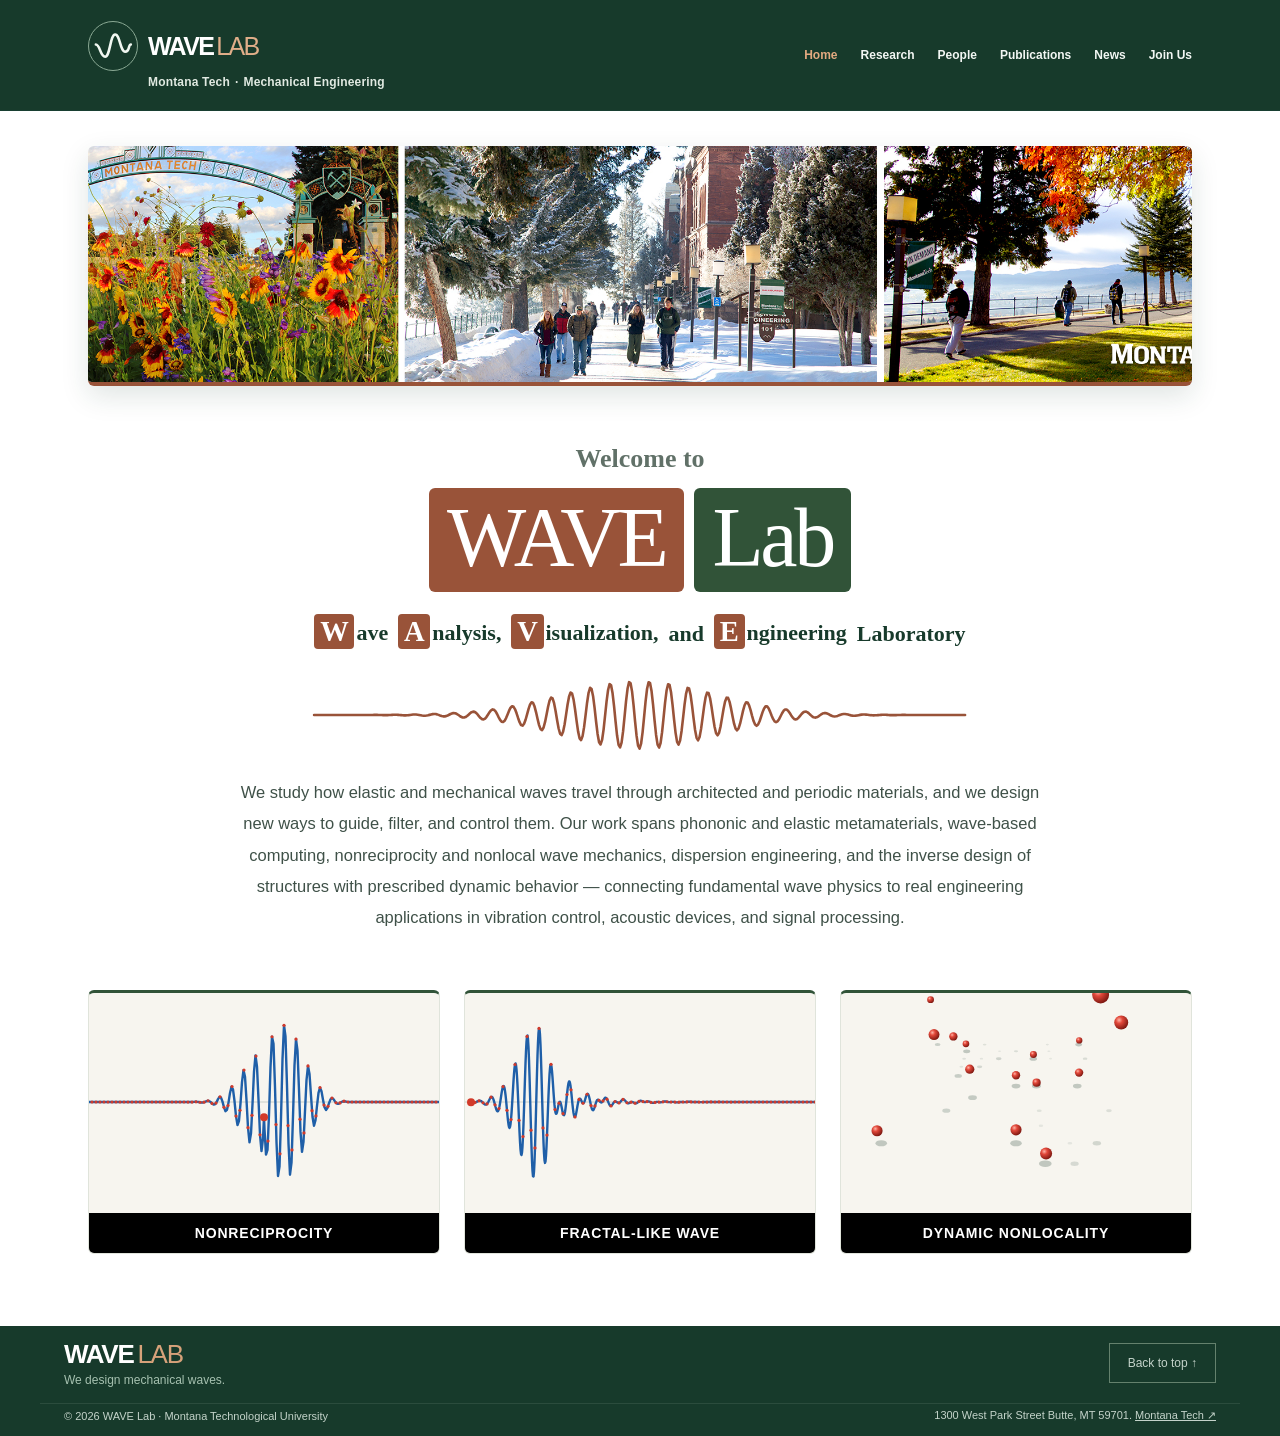
<file: index.html>
<!DOCTYPE html>
<html lang="en">
<head>
  <meta charset="UTF-8">
  <meta name="viewport" content="width=device-width, initial-scale=1">
  <meta name="description" content="WAVE Lab at Montana Technological University explores elastic waves, phononic metamaterials, nonlocal mechanics, and inverse design.">
  <meta name="theme-color" content="#315338">
  <title>Home | WAVE Lab | Montana Tech</title>
  <link rel="stylesheet" href="style.css">
  <script src="script.js" defer></script>
</head>
<body>

  <a href="#main" class="skip-link">Skip to content</a>

  <!-- ============ HEADER ============ -->
  <header class="site-header" id="top">
    <div class="container nav-wrap">

      <div class="brand-group">
        <a class="brand" href="index.html" aria-label="WAVE Lab home">
          <span class="brand-mark" aria-hidden="true">
            <svg viewBox="0 0 56 56"><path d="M4 30 C10 30 10 13 17 13 S24 44 31 44 S38 20 45 20 S49 30 53 30" fill="none" stroke="currentColor" stroke-width="3.6" stroke-linecap="round"/></svg>
          </span>
          <span class="brand-text"><strong>WAVE<span>LAB</span></strong></span>
        </a>
        <div class="brand-affiliation">
          <a href="https://www.mtech.edu/" target="_blank" rel="noopener noreferrer">Montana Tech</a>
          <span aria-hidden="true">&middot;</span>
          <a href="https://www.mtech.edu/mechanical-engineering/" target="_blank" rel="noopener noreferrer">Mechanical Engineering</a>
        </div>
      </div>

      <button class="menu-toggle" aria-label="Open navigation" aria-expanded="false" aria-controls="site-nav">
        <span></span><span></span><span></span>
      </button>

      <nav class="site-nav" id="site-nav" aria-label="Main navigation">
        <a href="index.html" class="active" aria-current="page">Home</a>
        <a href="research.html">Research</a>
        <a href="people.html">People</a>
        <a href="publications.html">Publications</a>
        <a href="news.html">News</a>
        <a href="opportunities.html">Join Us</a>
      </nav>

    </div>
  </header>

  <!-- ============ PAGE CONTENT ============ -->
  <main id="main" class="home">

    <!-- Campus banner -->
    <section class="home-banner container" aria-label="Montana Tech campus">
      <figure class="banner-frame">
        <img src="images/montana-tech-arch.jpg" alt="The Montana Tech entrance arch in Butte, Montana, with evergreen trees and a blue sky">
      </figure>
    </section>

    <!-- Lab introduction -->
    <section class="home-intro container">
      <p class="intro-welcome">Welcome to</p>

      <h1 class="intro-title"><span class="title-wave">WAVE</span><span class="title-lab">Lab</span></h1>

      <div class="intro-name">
      <p class="intro-acronym">
        <span class="word"><b>W</b>ave</span>
        <span class="word"><b>A</b>nalysis,</span>
        <span class="word"><b>V</b>isualization,</span>
        <span class="word">and</span>
        <span class="word"><b>E</b>ngineering</span>
        <span class="word">Laboratory</span>
      </p>

      <!-- Animated wave packet (drawn by script.js) -->
      <svg class="intro-wave" viewBox="0 0 360 80" aria-hidden="true" focusable="false">
        <path class="wave-line" id="wave-packet" d=""/>
      </svg>
      </div>

      <p class="intro-text">
        We study how elastic and mechanical waves travel through architected and periodic materials, and we design new ways to guide, filter, and control them. Our work spans phononic and elastic metamaterials, wave-based computing, nonreciprocity and nonlocal wave mechanics, dispersion engineering, and the inverse design of structures with prescribed dynamic behavior — connecting fundamental wave physics to real engineering applications in vibration control, acoustic devices, and signal processing.
      </p>
    </section>

    <!-- Featured figures / videos (placeholders) -->
    <section class="home-media container" aria-label="Research highlights">
      <figure class="media-box">
        <!-- Animation: pulse travels right freely, decays going left -->
        <svg class="media-anim" id="anim-nonreciprocity" aria-label="Animation of a wave pulse that travels to the right but decays to the left" role="img">
          <line class="anim-axis"/>
          <path class="anim-wave"/>
          <g class="anim-masses"></g>
          <circle class="anim-source" r="4"/>
        </svg>
        <figcaption class="media-label">Nonreciprocity</figcaption>
      </figure>
      <figure class="media-box">
        <!-- Animation: Airy-like packet launched at the left, lobes decaying at the right front -->
        <svg class="media-anim" id="anim-fractal" aria-label="Animation of a wave packet launched from the left whose leading front breaks into decaying lobes" role="img">
          <line class="anim-axis"/>
          <path class="anim-wave"/>
          <g class="anim-masses"></g>
          <circle class="anim-source" r="4"/>
        </svg>
        <figcaption class="media-label">Fractal-like Wave</figcaption>
      </figure>
      <figure class="media-box">
        <!-- Animation: 10×10 masses fall into a 2D lattice, seen in perspective -->
        <svg class="media-anim" id="anim-lattice" aria-label="Animation of a 10 by 10 grid of masses falling into place to form a two-dimensional lattice" role="img">
          <defs>
            <radialGradient id="sphere-red" cx="35%" cy="32%" r="70%">
              <stop offset="0%" stop-color="#ffb3a6"/>
              <stop offset="35%" stop-color="#e2483a"/>
              <stop offset="100%" stop-color="#7d1710"/>
            </radialGradient>
          </defs>
          <g class="lattice-shadows"></g>
          <g class="lattice-springs"></g>
          <g class="lattice-masses"></g>
          <g class="lattice-nonlocal"></g>
        </svg>
        <figcaption class="media-label">Dynamic Nonlocality</figcaption>
      </figure>
    </section>

  </main>

  <!-- ============ FOOTER ============ -->
  <footer class="footer">
    <div class="container footer-top">
      <div>
        <strong class="footer-brand">WAVE<span>LAB</span></strong>
        <p>We design mechanical waves.</p>
      </div>
      <a href="#top" class="back-top">Back to top &uarr;</a>
    </div>
    <div class="container footer-bottom">
      <span>&copy; <span id="year">2026</span> WAVE Lab · Montana Technological University</span>
      <span>1300 West Park Street Butte, MT 59701. <a href="https://www.mtech.edu/">Montana Tech &nearrow;</a></span>
    </div>
  </footer>

</body>
</html>
</file>
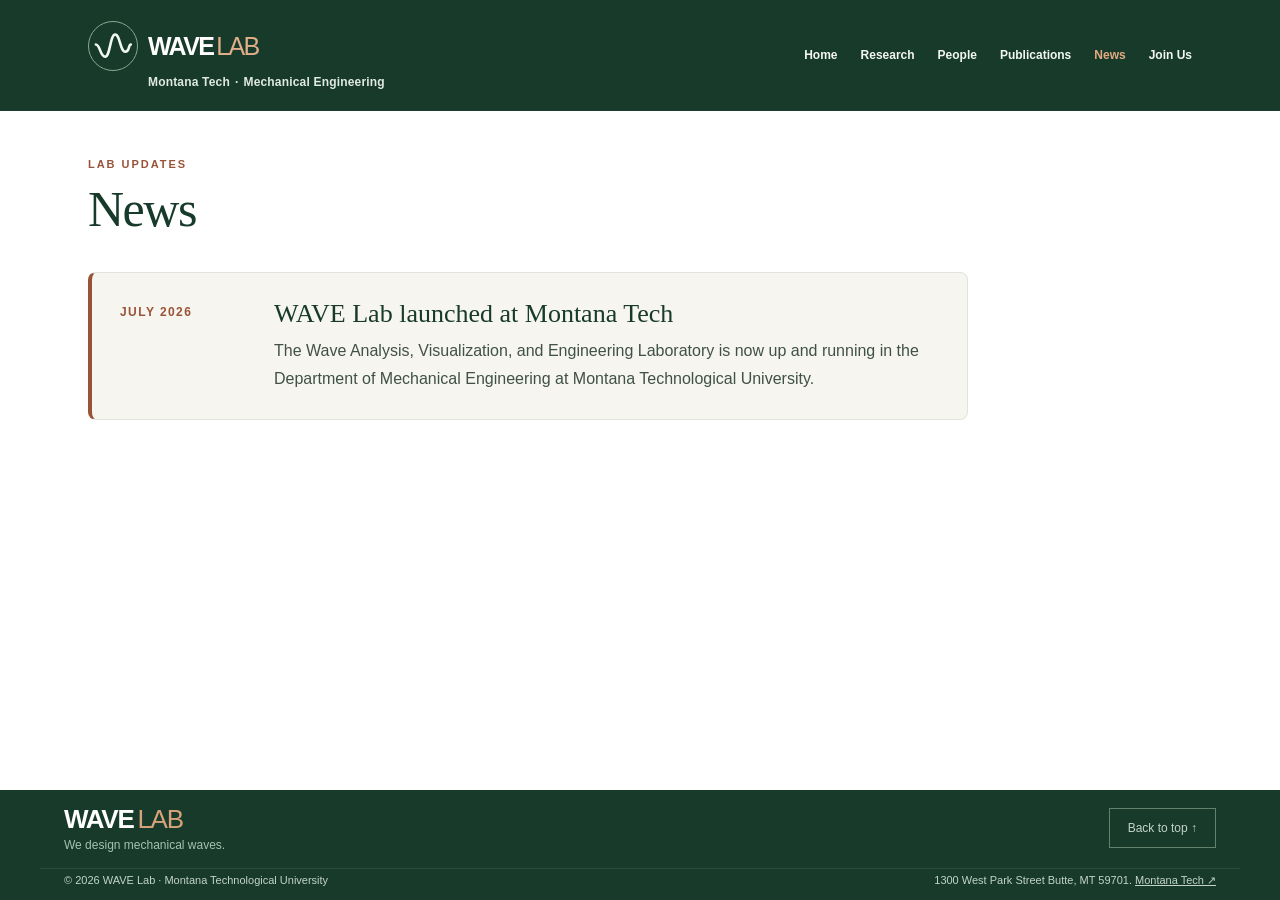
<file: news.html>
<!DOCTYPE html>
<html lang="en">
<head>
  <meta charset="UTF-8">
  <meta name="viewport" content="width=device-width, initial-scale=1">
  <meta name="description" content="WAVE Lab at Montana Technological University explores elastic waves, phononic metamaterials, nonlocal mechanics, and inverse design.">
  <meta name="theme-color" content="#315338">
  <title>News | WAVE Lab | Montana Tech</title>
  <link rel="stylesheet" href="style.css">
  <script src="script.js" defer></script>
</head>
<body>

  <a href="#main" class="skip-link">Skip to content</a>

  <!-- ============ HEADER ============ -->
  <header class="site-header" id="top">
    <div class="container nav-wrap">

      <div class="brand-group">
        <a class="brand" href="index.html" aria-label="WAVE Lab home">
          <span class="brand-mark" aria-hidden="true">
            <svg viewBox="0 0 56 56"><path d="M4 30 C10 30 10 13 17 13 S24 44 31 44 S38 20 45 20 S49 30 53 30" fill="none" stroke="currentColor" stroke-width="3.6" stroke-linecap="round"/></svg>
          </span>
          <span class="brand-text"><strong>WAVE<span>LAB</span></strong></span>
        </a>
        <div class="brand-affiliation">
          <a href="https://www.mtech.edu/" target="_blank" rel="noopener noreferrer">Montana Tech</a>
          <span aria-hidden="true">&middot;</span>
          <a href="https://www.mtech.edu/mechanical-engineering/" target="_blank" rel="noopener noreferrer">Mechanical Engineering</a>
        </div>
      </div>

      <button class="menu-toggle" aria-label="Open navigation" aria-expanded="false" aria-controls="site-nav">
        <span></span><span></span><span></span>
      </button>

      <nav class="site-nav" id="site-nav" aria-label="Main navigation">
        <a href="index.html">Home</a>
        <a href="research.html">Research</a>
        <a href="people.html">People</a>
        <a href="publications.html">Publications</a>
        <a href="news.html" class="active" aria-current="page">News</a>
        <a href="opportunities.html">Join Us</a>
      </nav>

    </div>
  </header>

  <!-- ============ PAGE CONTENT ============ -->
  <main id="main" class="page">
    <div class="container">

      <header class="page-head">
        <p class="page-eyebrow">Lab updates</p>
        <h1>News</h1>
      </header>

      <div class="news-list">
        <article class="news-item">
          <time class="news-when" datetime="2026-07">July 2026</time>
          <div>
            <h2>WAVE Lab launched at Montana Tech</h2>
            <p>The Wave Analysis, Visualization, and Engineering Laboratory is now up and running in the Department of Mechanical Engineering at Montana Technological University.</p>
          </div>
        </article>
      </div>

    </div>
  </main>

  <!-- ============ FOOTER ============ -->
  <footer class="footer">
    <div class="container footer-top">
      <div>
        <strong class="footer-brand">WAVE<span>LAB</span></strong>
        <p>We design mechanical waves.</p>
      </div>
      <a href="#top" class="back-top">Back to top &uarr;</a>
    </div>
    <div class="container footer-bottom">
      <span>&copy; <span id="year">2026</span> WAVE Lab · Montana Technological University</span>
      <span>1300 West Park Street Butte, MT 59701. <a href="https://www.mtech.edu/">Montana Tech &nearrow;</a></span>
    </div>
  </footer>

</body>
</html>
</file>
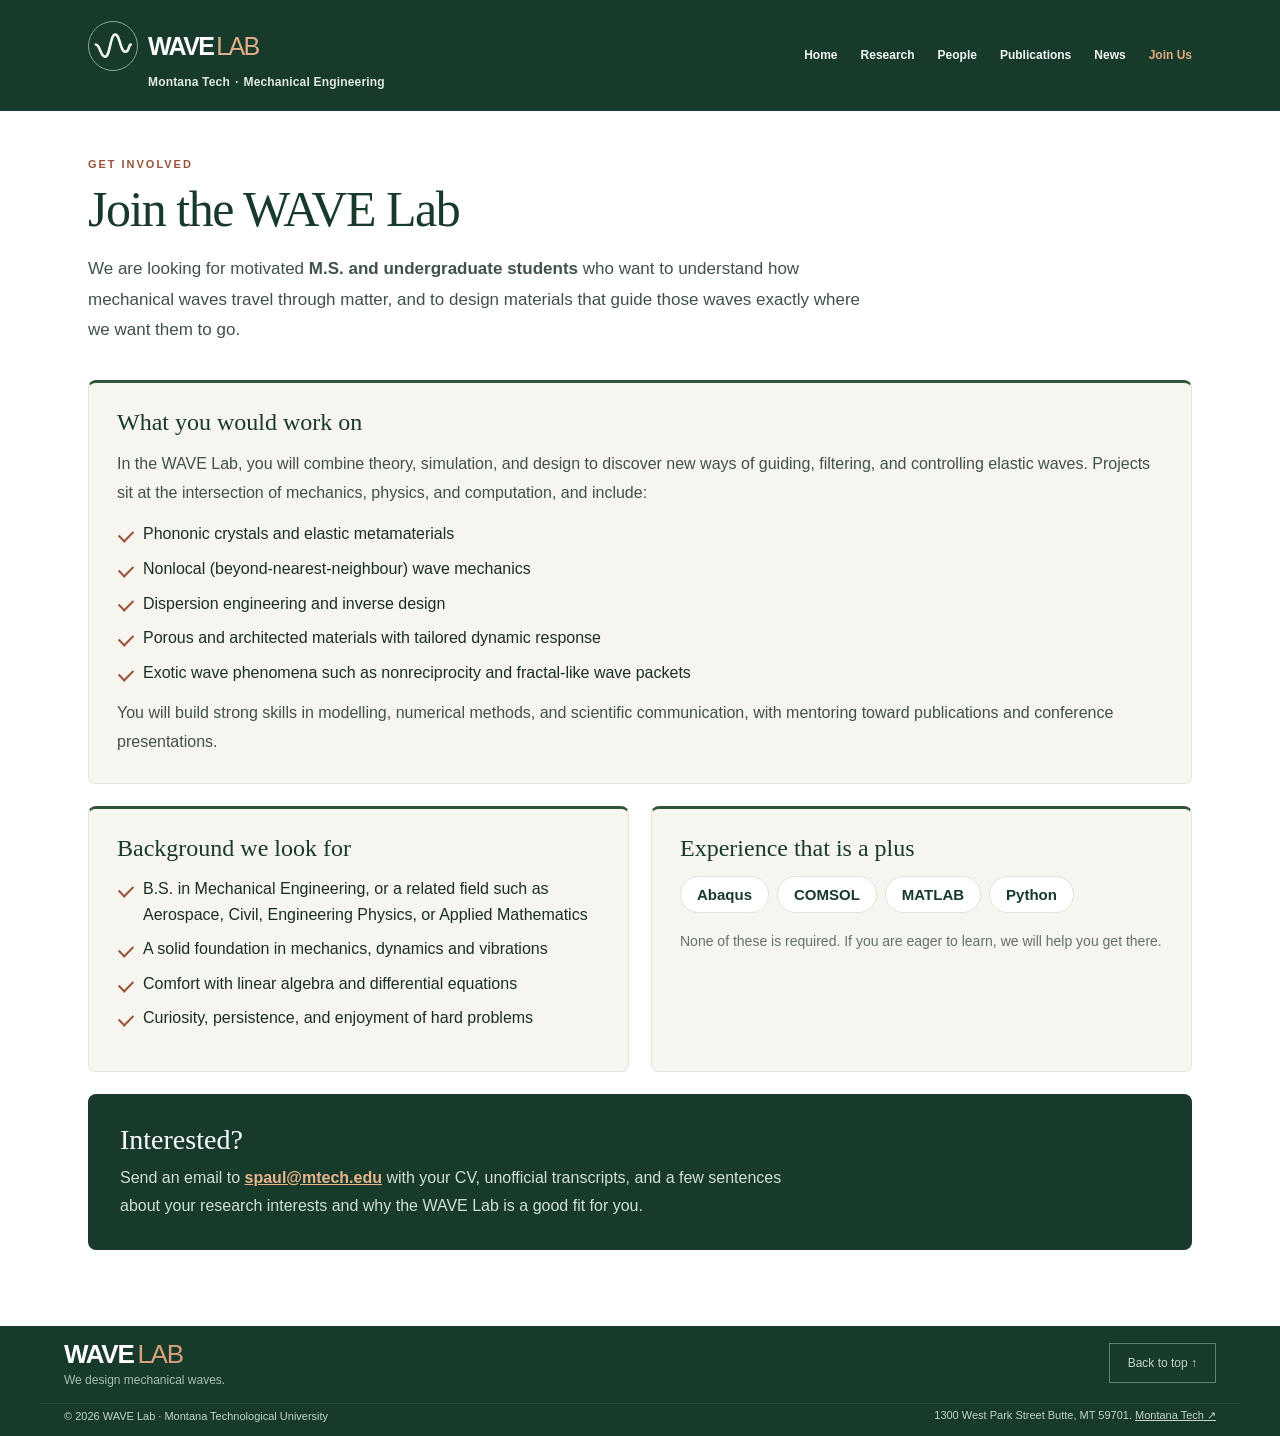
<file: opportunities.html>
<!DOCTYPE html>
<html lang="en">
<head>
  <meta charset="UTF-8">
  <meta name="viewport" content="width=device-width, initial-scale=1">
  <meta name="description" content="WAVE Lab at Montana Technological University explores elastic waves, phononic metamaterials, nonlocal mechanics, and inverse design.">
  <meta name="theme-color" content="#315338">
  <title>Join Us | WAVE Lab | Montana Tech</title>
  <link rel="stylesheet" href="style.css">
  <script src="script.js" defer></script>
</head>
<body>

  <a href="#main" class="skip-link">Skip to content</a>

  <!-- ============ HEADER ============ -->
  <header class="site-header" id="top">
    <div class="container nav-wrap">

      <div class="brand-group">
        <a class="brand" href="index.html" aria-label="WAVE Lab home">
          <span class="brand-mark" aria-hidden="true">
            <svg viewBox="0 0 56 56"><path d="M4 30 C10 30 10 13 17 13 S24 44 31 44 S38 20 45 20 S49 30 53 30" fill="none" stroke="currentColor" stroke-width="3.6" stroke-linecap="round"/></svg>
          </span>
          <span class="brand-text"><strong>WAVE<span>LAB</span></strong></span>
        </a>
        <div class="brand-affiliation">
          <a href="https://www.mtech.edu/" target="_blank" rel="noopener noreferrer">Montana Tech</a>
          <span aria-hidden="true">&middot;</span>
          <a href="https://www.mtech.edu/mechanical-engineering/" target="_blank" rel="noopener noreferrer">Mechanical Engineering</a>
        </div>
      </div>

      <button class="menu-toggle" aria-label="Open navigation" aria-expanded="false" aria-controls="site-nav">
        <span></span><span></span><span></span>
      </button>

      <nav class="site-nav" id="site-nav" aria-label="Main navigation">
        <a href="index.html">Home</a>
        <a href="research.html">Research</a>
        <a href="people.html">People</a>
        <a href="publications.html">Publications</a>
        <a href="news.html">News</a>
        <a href="opportunities.html" class="active" aria-current="page">Join Us</a>
      </nav>

    </div>
  </header>

  <!-- ============ PAGE CONTENT ============ -->
  <main id="main" class="page">
    <div class="container">

      <header class="page-head">
        <p class="page-eyebrow">Get involved</p>
        <h1>Join the WAVE Lab</h1>
        <p class="page-lead">We are looking for motivated <strong>M.S. and undergraduate students</strong> who want to understand how mechanical waves travel through matter, and to design materials that guide those waves exactly where we want them to go.</p>
      </header>

      <div class="join-grid">
        <section class="join-card join-card-wide">
          <h2>What you would work on</h2>
          <p>In the WAVE Lab, you will combine theory, simulation, and design to discover new ways of guiding, filtering, and controlling elastic waves. Projects sit at the intersection of mechanics, physics, and computation, and include:</p>
          <ul class="check-list">
            <li>Phononic crystals and elastic metamaterials</li>
            <li>Nonlocal (beyond-nearest-neighbour) wave mechanics</li>
            <li>Dispersion engineering and inverse design</li>
            <li>Porous and architected materials with tailored dynamic response</li>
            <li>Exotic wave phenomena such as nonreciprocity and fractal-like wave packets</li>
          </ul>
          <p>You will build strong skills in modelling, numerical methods, and scientific communication, with mentoring toward publications and conference presentations.</p>
        </section>

        <section class="join-card">
          <h2>Background we look for</h2>
          <ul class="check-list">
            <li>B.S. in Mechanical Engineering, or a related field such as Aerospace, Civil, Engineering Physics, or Applied Mathematics</li>
            <li>A solid foundation in mechanics, dynamics and vibrations</li>
            <li>Comfort with linear algebra and differential equations</li>
            <li>Curiosity, persistence, and enjoyment of hard problems</li>
          </ul>
        </section>

        <section class="join-card">
          <h2>Experience that is a plus</h2>
          <ul class="skill-chips">
            <li>Abaqus</li>
            <li>COMSOL</li>
            <li>MATLAB</li>
            <li>Python</li>
          </ul>
          <p class="join-note">None of these is required. If you are eager to learn, we will help you get there.</p>
        </section>
      </div>

      <section class="apply-panel">
        <div>
          <h2>Interested?</h2>
          <p>Send an email to <a href="mailto:spaul@mtech.edu">spaul@mtech.edu</a> with your CV, unofficial transcripts, and a few sentences about your research interests and why the WAVE Lab is a good fit for you.</p>
        </div>
      </section>

    </div>
  </main>

  <!-- ============ FOOTER ============ -->
  <footer class="footer">
    <div class="container footer-top">
      <div>
        <strong class="footer-brand">WAVE<span>LAB</span></strong>
        <p>We design mechanical waves.</p>
      </div>
      <a href="#top" class="back-top">Back to top &uarr;</a>
    </div>
    <div class="container footer-bottom">
      <span>&copy; <span id="year">2026</span> WAVE Lab · Montana Technological University</span>
      <span>1300 West Park Street Butte, MT 59701. <a href="https://www.mtech.edu/">Montana Tech &nearrow;</a></span>
    </div>
  </footer>

</body>
</html>
</file>
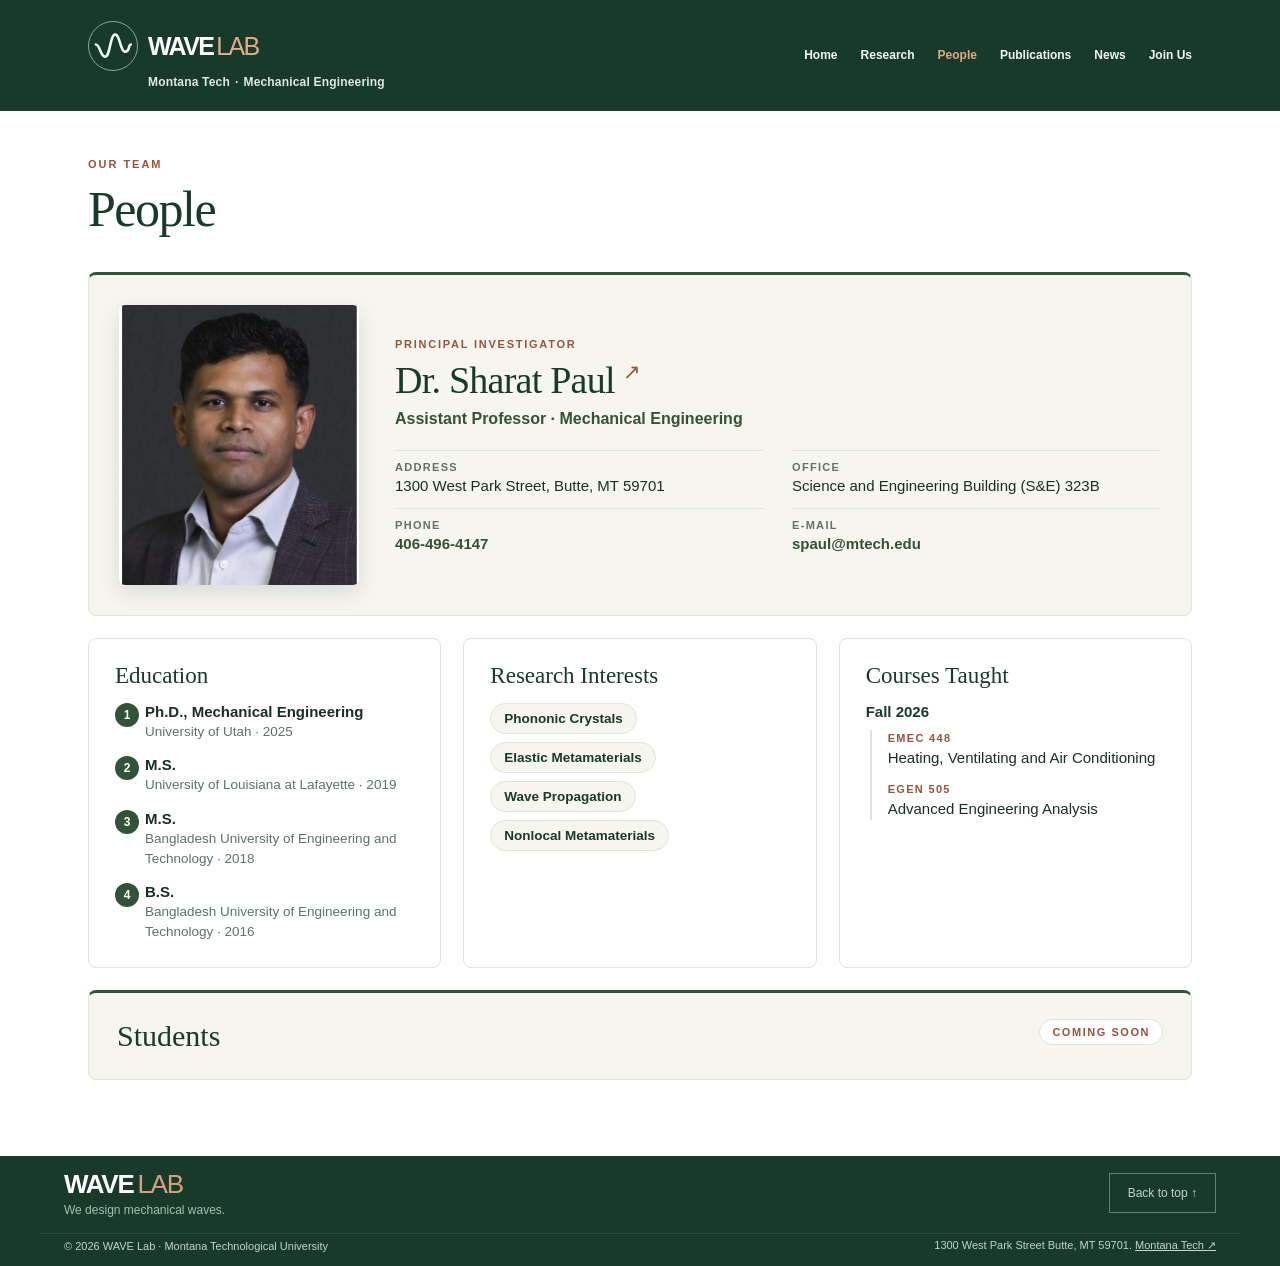
<file: people.html>
<!DOCTYPE html>
<html lang="en">
<head>
  <meta charset="UTF-8">
  <meta name="viewport" content="width=device-width, initial-scale=1">
  <meta name="description" content="WAVE Lab at Montana Technological University explores elastic waves, phononic metamaterials, nonlocal mechanics, and inverse design.">
  <meta name="theme-color" content="#315338">
  <title>People | WAVE Lab | Montana Tech</title>
  <link rel="stylesheet" href="style.css">
  <script src="script.js" defer></script>
</head>
<body>

  <a href="#main" class="skip-link">Skip to content</a>

  <!-- ============ HEADER ============ -->
  <header class="site-header" id="top">
    <div class="container nav-wrap">

      <div class="brand-group">
        <a class="brand" href="index.html" aria-label="WAVE Lab home">
          <span class="brand-mark" aria-hidden="true">
            <svg viewBox="0 0 56 56"><path d="M4 30 C10 30 10 13 17 13 S24 44 31 44 S38 20 45 20 S49 30 53 30" fill="none" stroke="currentColor" stroke-width="3.6" stroke-linecap="round"/></svg>
          </span>
          <span class="brand-text"><strong>WAVE<span>LAB</span></strong></span>
        </a>
        <div class="brand-affiliation">
          <a href="https://www.mtech.edu/" target="_blank" rel="noopener noreferrer">Montana Tech</a>
          <span aria-hidden="true">&middot;</span>
          <a href="https://www.mtech.edu/mechanical-engineering/" target="_blank" rel="noopener noreferrer">Mechanical Engineering</a>
        </div>
      </div>

      <button class="menu-toggle" aria-label="Open navigation" aria-expanded="false" aria-controls="site-nav">
        <span></span><span></span><span></span>
      </button>

      <nav class="site-nav" id="site-nav" aria-label="Main navigation">
        <a href="index.html">Home</a>
        <a href="research.html">Research</a>
        <a href="people.html" class="active" aria-current="page">People</a>
        <a href="publications.html">Publications</a>
        <a href="news.html">News</a>
        <a href="opportunities.html">Join Us</a>
      </nav>

    </div>
  </header>

  <!-- ============ PAGE CONTENT ============ -->
  <main id="main" class="page">
    <div class="container">

      <header class="page-head">
        <p class="page-eyebrow">Our team</p>
        <h1>People</h1>
      </header>

      <!-- Principal investigator -->
      <article class="pi-card">
        <div class="pi-photo">
          <img src="images/sharat-paul.jpg" alt="Portrait of Dr. Sharat Paul">
        </div>

        <div class="pi-main">
          <p class="pi-role">Principal Investigator</p>
          <h2 class="pi-name"><a href="https://www.mtech.edu/mechanical-engineering/faculty/sharat-paul/index.html" target="_blank" rel="noopener noreferrer">Dr. Sharat Paul <span aria-hidden="true">&nearrow;</span></a></h2>
          <p class="pi-title">Assistant Professor · Mechanical Engineering</p>

          <dl class="pi-contact">
            <div><dt>Address</dt><dd>1300 West Park Street, Butte, MT 59701</dd></div>
            <div><dt>Office</dt><dd>Science and Engineering Building (S&amp;E) 323B</dd></div>
            <div><dt>Phone</dt><dd><a href="tel:+14064964147">406-496-4147</a></dd></div>
            <div><dt>E-mail</dt><dd><a href="mailto:spaul@mtech.edu">spaul@mtech.edu</a></dd></div>
          </dl>
        </div>
      </article>

      <div class="pi-details">
        <section class="pi-section">
          <h3>Education</h3>
          <ol class="edu-list">
            <li><strong>Ph.D., Mechanical Engineering</strong><span>University of Utah · 2025</span></li>
            <li><strong>M.S.</strong><span>University of Louisiana at Lafayette · 2019</span></li>
            <li><strong>M.S.</strong><span>Bangladesh University of Engineering and Technology · 2018</span></li>
            <li><strong>B.S.</strong><span>Bangladesh University of Engineering and Technology · 2016</span></li>
          </ol>
        </section>

        <section class="pi-section">
          <h3>Research Interests</h3>
          <ul class="tag-list">
            <li>Phononic Crystals</li>
            <li>Elastic Metamaterials</li>
            <li>Wave Propagation</li>
            <li>Nonlocal Metamaterials</li>
          </ul>
        </section>

        <section class="pi-section">
          <h3>Courses Taught</h3>
          <p class="course-term">Fall 2026</p>
          <ul class="course-list course-list-indent">
            <li><span class="course-code">EMEC 448</span> Heating, Ventilating and Air Conditioning</li>
            <li><span class="course-code">EGEN 505</span> Advanced Engineering Analysis</li>
          </ul>
        </section>
      </div>

      <!-- Students -->
      <section class="students-box" aria-labelledby="students-title">
        <h2 id="students-title">Students</h2>
        <span class="area-soon">Coming soon</span>
      </section>

    </div>
  </main>

  <!-- ============ FOOTER ============ -->
  <footer class="footer">
    <div class="container footer-top">
      <div>
        <strong class="footer-brand">WAVE<span>LAB</span></strong>
        <p>We design mechanical waves.</p>
      </div>
      <a href="#top" class="back-top">Back to top &uarr;</a>
    </div>
    <div class="container footer-bottom">
      <span>&copy; <span id="year">2026</span> WAVE Lab · Montana Technological University</span>
      <span>1300 West Park Street Butte, MT 59701. <a href="https://www.mtech.edu/">Montana Tech &nearrow;</a></span>
    </div>
  </footer>

</body>
</html>
</file>
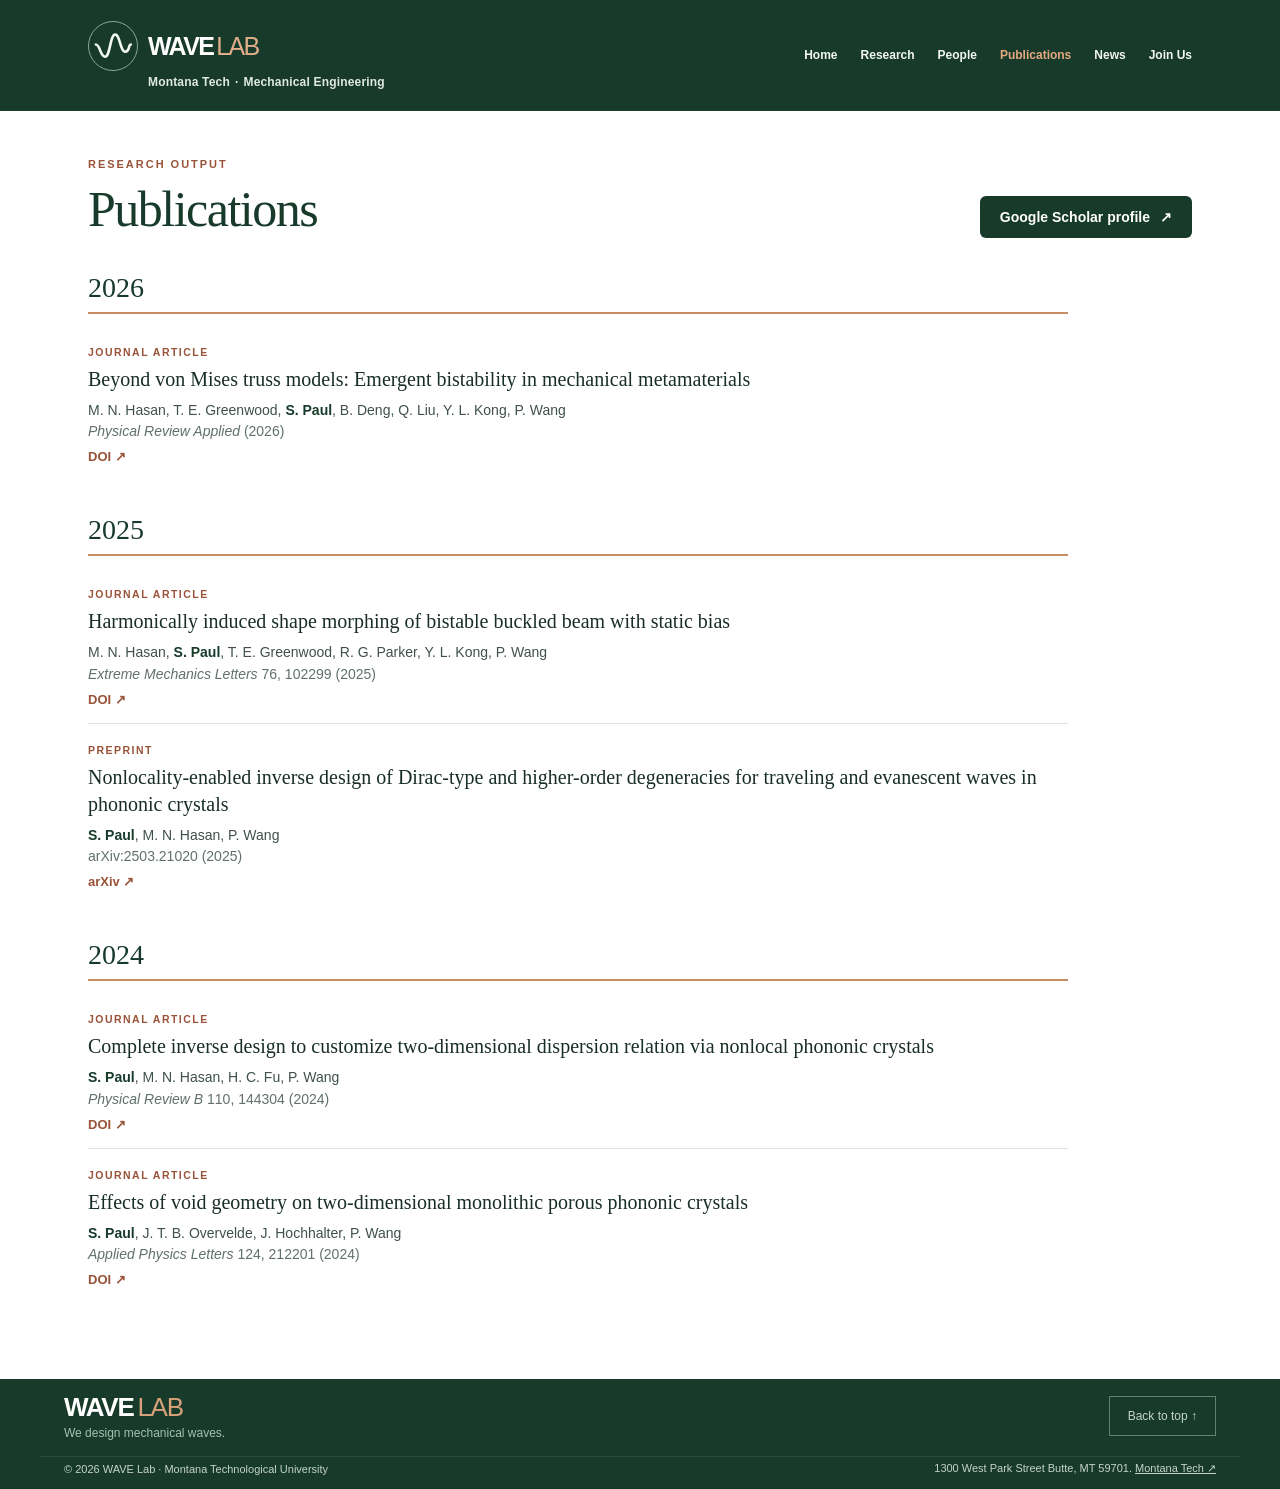
<file: publications.html>
<!DOCTYPE html>
<html lang="en">
<head>
  <meta charset="UTF-8">
  <meta name="viewport" content="width=device-width, initial-scale=1">
  <meta name="description" content="WAVE Lab at Montana Technological University explores elastic waves, phononic metamaterials, nonlocal mechanics, and inverse design.">
  <meta name="theme-color" content="#315338">
  <title>Publications | WAVE Lab | Montana Tech</title>
  <link rel="stylesheet" href="style.css">
  <script src="script.js" defer></script>
</head>
<body>

  <a href="#main" class="skip-link">Skip to content</a>

  <!-- ============ HEADER ============ -->
  <header class="site-header" id="top">
    <div class="container nav-wrap">

      <div class="brand-group">
        <a class="brand" href="index.html" aria-label="WAVE Lab home">
          <span class="brand-mark" aria-hidden="true">
            <svg viewBox="0 0 56 56"><path d="M4 30 C10 30 10 13 17 13 S24 44 31 44 S38 20 45 20 S49 30 53 30" fill="none" stroke="currentColor" stroke-width="3.6" stroke-linecap="round"/></svg>
          </span>
          <span class="brand-text"><strong>WAVE<span>LAB</span></strong></span>
        </a>
        <div class="brand-affiliation">
          <a href="https://www.mtech.edu/" target="_blank" rel="noopener noreferrer">Montana Tech</a>
          <span aria-hidden="true">&middot;</span>
          <a href="https://www.mtech.edu/mechanical-engineering/" target="_blank" rel="noopener noreferrer">Mechanical Engineering</a>
        </div>
      </div>

      <button class="menu-toggle" aria-label="Open navigation" aria-expanded="false" aria-controls="site-nav">
        <span></span><span></span><span></span>
      </button>

      <nav class="site-nav" id="site-nav" aria-label="Main navigation">
        <a href="index.html">Home</a>
        <a href="research.html">Research</a>
        <a href="people.html">People</a>
        <a href="publications.html" class="active" aria-current="page">Publications</a>
        <a href="news.html">News</a>
        <a href="opportunities.html">Join Us</a>
      </nav>

    </div>
  </header>

  <!-- ============ PAGE CONTENT ============ -->
  <main id="main" class="page">
    <div class="container">

      <header class="page-head pub-head">
        <div>
          <p class="page-eyebrow">Research output</p>
          <h1>Publications</h1>
        </div>
        <a class="btn-primary" href="https://scholar.google.com/citations?user=jzNqZ2IAAAAJ&amp;hl=en" target="_blank" rel="noopener noreferrer">Google Scholar profile <span aria-hidden="true">&nearrow;</span></a>
      </header>

      <div class="pub-years">
        <section class="pub-year" aria-labelledby="y2026">
          <h2 id="y2026">2026</h2>
          <ol class="pub-entries">
            <li class="pub-entry">
              <span class="pub-kind">Journal article</span>
              <h3>Beyond von Mises truss models: Emergent bistability in mechanical metamaterials</h3>
              <p class="pub-authors">M. N. Hasan, T. E. Greenwood, <b>S. Paul</b>, B. Deng, Q. Liu, Y. L. Kong, P. Wang</p>
              <p class="pub-venue"><i>Physical Review Applied</i> (2026)</p>
              <p class="pub-links"><a href="https://doi.org/10.1103/yrnh-tbd8" target="_blank" rel="noopener noreferrer">DOI <span aria-hidden="true">&nearrow;</span></a></p>
            </li>
          </ol>
        </section>
        <section class="pub-year" aria-labelledby="y2025">
          <h2 id="y2025">2025</h2>
          <ol class="pub-entries">
            <li class="pub-entry">
              <span class="pub-kind">Journal article</span>
              <h3>Harmonically induced shape morphing of bistable buckled beam with static bias</h3>
              <p class="pub-authors">M. N. Hasan, <b>S. Paul</b>, T. E. Greenwood, R. G. Parker, Y. L. Kong, P. Wang</p>
              <p class="pub-venue"><i>Extreme Mechanics Letters</i> 76, 102299 (2025)</p>
              <p class="pub-links"><a href="https://doi.org/10.1016/j.eml.2025.102299" target="_blank" rel="noopener noreferrer">DOI <span aria-hidden="true">&nearrow;</span></a></p>
            </li>
            <li class="pub-entry">
              <span class="pub-kind">Preprint</span>
              <h3>Nonlocality-enabled inverse design of Dirac-type and higher-order degeneracies for traveling and evanescent waves in phononic crystals</h3>
              <p class="pub-authors"><b>S. Paul</b>, M. N. Hasan, P. Wang</p>
              <p class="pub-venue">arXiv:2503.21020 (2025)</p>
              <p class="pub-links"><a href="https://arxiv.org/abs/2503.21020" target="_blank" rel="noopener noreferrer">arXiv <span aria-hidden="true">&nearrow;</span></a></p>
            </li>
          </ol>
        </section>
        <section class="pub-year" aria-labelledby="y2024">
          <h2 id="y2024">2024</h2>
          <ol class="pub-entries">
            <li class="pub-entry">
              <span class="pub-kind">Journal article</span>
              <h3>Complete inverse design to customize two-dimensional dispersion relation via nonlocal phononic crystals</h3>
              <p class="pub-authors"><b>S. Paul</b>, M. N. Hasan, H. C. Fu, P. Wang</p>
              <p class="pub-venue"><i>Physical Review B</i> 110, 144304 (2024)</p>
              <p class="pub-links"><a href="https://doi.org/10.1103/PhysRevB.110.144304" target="_blank" rel="noopener noreferrer">DOI <span aria-hidden="true">&nearrow;</span></a></p>
            </li>
            <li class="pub-entry">
              <span class="pub-kind">Journal article</span>
              <h3>Effects of void geometry on two-dimensional monolithic porous phononic crystals</h3>
              <p class="pub-authors"><b>S. Paul</b>, J. T. B. Overvelde, J. Hochhalter, P. Wang</p>
              <p class="pub-venue"><i>Applied Physics Letters</i> 124, 212201 (2024)</p>
              <p class="pub-links"><a href="https://doi.org/10.1063/5.0203024" target="_blank" rel="noopener noreferrer">DOI <span aria-hidden="true">&nearrow;</span></a></p>
            </li>
          </ol>
        </section>
      </div>

    </div>
  </main>

  <!-- ============ FOOTER ============ -->
  <footer class="footer">
    <div class="container footer-top">
      <div>
        <strong class="footer-brand">WAVE<span>LAB</span></strong>
        <p>We design mechanical waves.</p>
      </div>
      <a href="#top" class="back-top">Back to top &uarr;</a>
    </div>
    <div class="container footer-bottom">
      <span>&copy; <span id="year">2026</span> WAVE Lab · Montana Technological University</span>
      <span>1300 West Park Street Butte, MT 59701. <a href="https://www.mtech.edu/">Montana Tech &nearrow;</a></span>
    </div>
  </footer>

</body>
</html>
</file>
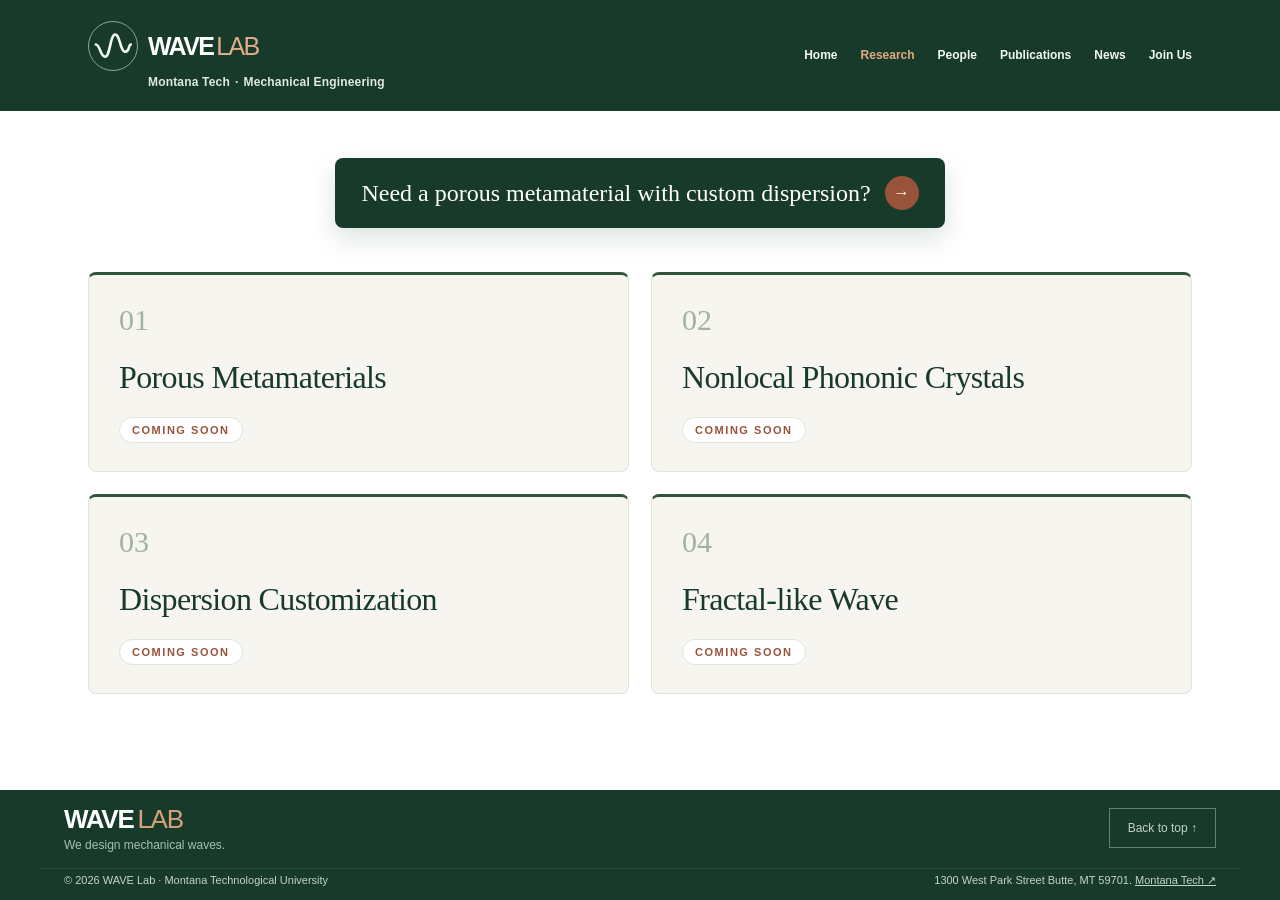
<file: research.html>
<!DOCTYPE html>
<html lang="en">
<head>
  <meta charset="UTF-8">
  <meta name="viewport" content="width=device-width, initial-scale=1">
  <meta name="description" content="WAVE Lab at Montana Technological University explores elastic waves, phononic metamaterials, nonlocal mechanics, and inverse design.">
  <meta name="theme-color" content="#315338">
  <title>Research | WAVE Lab | Montana Tech</title>
  <link rel="stylesheet" href="style.css">
  <script src="script.js" defer></script>
</head>
<body>

  <a href="#main" class="skip-link">Skip to content</a>

  <!-- ============ HEADER ============ -->
  <header class="site-header" id="top">
    <div class="container nav-wrap">

      <div class="brand-group">
        <a class="brand" href="index.html" aria-label="WAVE Lab home">
          <span class="brand-mark" aria-hidden="true">
            <svg viewBox="0 0 56 56"><path d="M4 30 C10 30 10 13 17 13 S24 44 31 44 S38 20 45 20 S49 30 53 30" fill="none" stroke="currentColor" stroke-width="3.6" stroke-linecap="round"/></svg>
          </span>
          <span class="brand-text"><strong>WAVE<span>LAB</span></strong></span>
        </a>
        <div class="brand-affiliation">
          <a href="https://www.mtech.edu/" target="_blank" rel="noopener noreferrer">Montana Tech</a>
          <span aria-hidden="true">&middot;</span>
          <a href="https://www.mtech.edu/mechanical-engineering/" target="_blank" rel="noopener noreferrer">Mechanical Engineering</a>
        </div>
      </div>

      <button class="menu-toggle" aria-label="Open navigation" aria-expanded="false" aria-controls="site-nav">
        <span></span><span></span><span></span>
      </button>

      <nav class="site-nav" id="site-nav" aria-label="Main navigation">
        <a href="index.html">Home</a>
        <a href="research.html" class="active" aria-current="page">Research</a>
        <a href="people.html">People</a>
        <a href="publications.html">Publications</a>
        <a href="news.html">News</a>
        <a href="opportunities.html">Join Us</a>
      </nav>

    </div>
  </header>

  <!-- ============ PAGE CONTENT ============ -->
  <main id="main" class="research-page">

    <!-- Interactive tool -->
    <section class="container tool-cta">
      <a href="porous.html">
        Need a porous metamaterial with custom dispersion?
        <span class="tool-cta-arrow" aria-hidden="true">&rarr;</span>
      </a>
    </section>

    <!-- Research areas (content coming soon) -->
    <section class="container research-areas" aria-label="Research areas">
      <article class="area-card">
        <span class="area-num">01</span>
        <h2>Porous Metamaterials</h2>
        <span class="area-soon">Coming soon</span>
      </article>
      <article class="area-card">
        <span class="area-num">02</span>
        <h2>Nonlocal Phononic Crystals</h2>
        <span class="area-soon">Coming soon</span>
      </article>
      <article class="area-card">
        <span class="area-num">03</span>
        <h2>Dispersion Customization</h2>
        <span class="area-soon">Coming soon</span>
      </article>
      <article class="area-card">
        <span class="area-num">04</span>
        <h2>Fractal-like Wave</h2>
        <span class="area-soon">Coming soon</span>
      </article>
    </section>

  </main>

  <!-- ============ FOOTER ============ -->
  <footer class="footer">
    <div class="container footer-top">
      <div>
        <strong class="footer-brand">WAVE<span>LAB</span></strong>
        <p>We design mechanical waves.</p>
      </div>
      <a href="#top" class="back-top">Back to top &uarr;</a>
    </div>
    <div class="container footer-bottom">
      <span>&copy; <span id="year">2026</span> WAVE Lab · Montana Technological University</span>
      <span>1300 West Park Street Butte, MT 59701. <a href="https://www.mtech.edu/">Montana Tech &nearrow;</a></span>
    </div>
  </footer>

</body>
</html>
</file>
<file: style.css>
/* =========================================================
   WAVE LAB — Shared site styles
   Montana Tech-inspired colors: green #315338, copper #995339
   ========================================================= */

:root {
  --green: #315338;
  --green-dark: #173a2b;
  --green-deep: #102d24;
  --copper: #995339;
  --copper-bright: #c98d62;
  --cream: #f7f5ef;
  --ink: #192e26;
  --muted: #617168;
  --line: #e0e4db;
  --white: #fff;
  --container: 1160px;
  --bar-height: 110px;
}

* { box-sizing: border-box; }

html { scroll-behavior: smooth; }

body {
  margin: 0;
  min-height: 100vh;
  min-height: 100dvh;
  display: flex;
  flex-direction: column;
  overflow-x: hidden;
  font-family: Inter, ui-sans-serif, -apple-system, BlinkMacSystemFont, "Segoe UI", Arial, sans-serif;
  color: var(--ink);
  background: #ffffff;
  -webkit-font-smoothing: antialiased;
}

a { color: inherit; text-decoration: none; }
button { font: inherit; }

.container {
  max-width: var(--container);
  margin: auto;
  padding: 0 28px;
}

/* Skip link (accessibility) */
.skip-link {
  position: absolute;
  left: -200vw;
  top: 5px;
  background: white;
  z-index: 100;
  padding: 12px;
}
.skip-link:focus { left: 10px; }


/* =====================================
   HEADER
   ===================================== */

.site-header {
  background: var(--green-dark);
  box-shadow: 0 1px 0 #183f31;
  height: var(--bar-height);
  min-height: var(--bar-height);
  flex: 0 0 var(--bar-height);
  position: relative;
  z-index: 10;
}

.nav-wrap {
  height: 100%;
  display: flex;
  align-items: center;
  justify-content: space-between;
  gap: 20px;
}

/* Lab name and affiliation */
.brand-group {
  display: flex;
  flex-direction: column;
  align-items: flex-start;
  gap: 4px;
}

.brand {
  display: flex;
  align-items: center;
  gap: 10px;
}

.brand-mark {
  width: 50px;
  height: 50px;
  border: 1px solid #8aa994;
  border-radius: 50%;
  color: #f1f7f1;
  display: grid;
  place-items: center;
}

/* Wave logo, flipped vertically */
.brand-mark svg {
  width: 40px;
  transform: scaleY(-1);
}

.brand-text strong {
  font-size: 25px;
  letter-spacing: -.065em;
  color: #ffffff;
}

.brand-text strong span {
  font-weight: 350;
  margin-left: 3px;
  color: #e0ae89;
}

/* University and department links */
.brand-affiliation {
  padding-left: 60px;
  display: flex;
  flex-wrap: wrap;
  align-items: center;
  gap: 5px;
  font-size: 12px;
  font-weight: 650;
  color: #e1eae2;
  letter-spacing: .015em;
}

.brand-affiliation a:hover {
  color: #e9b48c;
  text-decoration: underline;
}

/* Navigation */
.site-nav {
  display: flex;
  align-items: center;
  gap: 23px;
  font-size: 12px;
  font-weight: 700;
}

.site-nav a {
  color: #f3f7f4;
  transition: color .2s;
}

.site-nav a:hover,
.site-nav a.active {
  color: #e3aa80;
}

.site-nav .nav-contact {
  background: var(--copper);
  color: #ffffff;
  padding: 12px 17px;
  border-radius: 3px;
}

.site-nav .nav-contact:hover,
.site-nav .nav-contact.active {
  background: #bd7758;
  color: #ffffff;
}

/* Mobile menu button (hidden on desktop) */
.menu-toggle {
  display: none;
  border: 1px solid #93a99b;
  background: #ffffff;
}


/* =====================================
   MAIN CONTENT AREA
   ===================================== */

main {
  flex: 1 0 auto;
  width: 100%;
  background: #ffffff;
}


/* =====================================
   HOME PAGE
   ===================================== */

.home { padding: 36px 0 72px; }

/* Campus banner: narrow, boxed photo */
.banner-frame {
  margin: 0;
  height: 240px;
  border-radius: 6px;
  overflow: hidden;
  border-bottom: 4px solid var(--copper);
  box-shadow: 0 10px 28px #173a2b22;
}

.banner-frame img {
  display: block;
  width: 100%;
  height: 100%;
  object-fit: cover;
  object-position: center 8%;
}

/* Lab introduction */
.home-intro {
  max-width: 860px;
  text-align: center;
  padding-top: 58px;
  padding-bottom: 56px;
}

.intro-welcome {
  margin: 0 0 14px;
  font-family: Georgia, Times, serif;
  font-size: clamp(20px, 2.4vw, 26px);
  font-weight: 700;
  color: var(--muted);
}

.intro-title {
  margin: 0;
  font-family: Georgia, Times, serif;
  font-weight: 400;
  font-size: clamp(52px, 7vw, 84px);
  line-height: 1;
  letter-spacing: -.04em;
  color: var(--green-dark);
}

.intro-title span {
  display: inline-block;
  color: #ffffff;
  padding: .1em .22em .14em;
  border-radius: 6px;
}

.intro-title .title-wave { background: var(--copper); }

.intro-title .title-lab {
  background: var(--green);
  margin-left: .12em;
}

/* Acronym line: initials W-A-V-E highlighted */
.intro-acronym {
  margin: 22px 0 0;
  display: flex;
  flex-wrap: wrap;
  justify-content: center;
  align-items: baseline;
  gap: 4px 10px;
  font-family: Georgia, Times, serif;
  font-size: clamp(17px, 2.1vw, 22px);
  font-weight: 700;
  color: var(--green-dark);
}

.intro-acronym b {
  display: inline-block;
  font-weight: 700;
  font-size: 1.3em;
  line-height: 1;
  color: #ffffff;
  background: var(--copper);
  padding: .12em .2em .1em;
  border-radius: 4px;
  margin-right: 2px;
}

/* Animated wave packet under the lab name */
/* Wrapper sized to the full-name line, so the wave matches its length */
.intro-name {
  width: fit-content;
  max-width: 100%;
  margin: 0 auto;
}

.intro-wave {
  display: block;
  width: 100%;
  height: 80px;
  margin: 26px auto 22px;
  overflow: visible;
}

.intro-wave .wave-line {
  fill: none;
  stroke: var(--copper);
  stroke-width: 2.6;
  stroke-linecap: round;
  stroke-linejoin: round;
}

.intro-text {
  margin: 0;
  font-size: 16.5px;
  line-height: 1.9;
  color: #3f5148;
}

/* Three media boxes (figures / videos added later) */
.home-media {
  display: grid;
  grid-template-columns: repeat(3, 1fr);
  gap: 24px;
}

.media-box {
  --label-h: 42px;
  position: relative;
  margin: 0;
  aspect-ratio: 4 / 3;
  border-radius: 6px;
  overflow: hidden;
  background: var(--cream);
  border: 1px solid var(--line);
  border-top: 3px solid var(--green);
  display: grid;
  place-items: center;
}

/* Real content dropped into a box fills it */
.media-box img,
.media-box video {
  width: 100%;
  height: 100%;
  object-fit: cover;
  display: block;
}

/* Animated figure inside a box (area above the name bar) */
.media-anim {
  position: absolute;
  left: 0;
  right: 0;
  top: 0;
  bottom: var(--label-h);
  width: 100%;
  height: calc(100% - var(--label-h));
}

.media-anim .anim-axis {
  stroke: #c9d0ca;
  stroke-width: 1;
}

.media-anim .anim-source { fill: #d23a2a; }

/* Box 1 wave colour */
#anim-nonreciprocity .anim-wave { stroke: #1f5fa8; }

/* Box 2 wave colour (same style as box 1) */
#anim-fractal .anim-wave { stroke: #1f5fa8; }

/* Box 3: lattice */
#anim-lattice .lattice-masses circle { fill: url(#sphere-red); }
#anim-lattice .lattice-shadows ellipse { fill: #173a2b; }
#anim-lattice .lattice-springs line {
  stroke: #000000;
  stroke-width: 1.2;
  stroke-linecap: round;
}

#anim-lattice .lattice-nonlocal path {
  fill: none;
  stroke: #1f5fa8;
  stroke-width: 3;
  stroke-linecap: round;
}

#anim-lattice .lattice-nonlocal circle {
  fill: none;
  stroke: #1f5fa8;
  stroke-width: 2;
}

/* Masses on the line */
.media-anim .anim-masses circle { fill: #d23a2a; }

.media-anim .anim-wave {
  fill: none;
  stroke: var(--copper);
  stroke-width: 2.4;
  stroke-linecap: round;
  stroke-linejoin: round;
}

/* Black name bar across the bottom of each box */
.media-label {
  position: absolute;
  left: 0;
  right: 0;
  bottom: 0;
  padding: 12px 16px;
  background: #000000;
  color: #ffffff;
  text-align: center;
  font-size: 14px;
  font-weight: 700;
  letter-spacing: .06em;
  text-transform: uppercase;
}

.media-placeholder {
  font-size: 11px;
  font-weight: 800;
  letter-spacing: .14em;
  text-transform: uppercase;
  color: #8a9a90;
}


/* =====================================
   GENERIC INNER PAGES (People, Publications, News, Join Us)
   ===================================== */

.page { padding: 48px 0 76px; }

.page-head { max-width: 780px; margin-bottom: 34px; }
.page-eyebrow {
  margin: 0 0 10px;
  font-size: 11px;
  font-weight: 800;
  letter-spacing: .18em;
  text-transform: uppercase;
  color: var(--copper);
}
.page-head h1 {
  margin: 0;
  font-family: Georgia, Times, serif;
  font-weight: 400;
  font-size: clamp(34px, 4.2vw, 50px);
  letter-spacing: -.03em;
  color: var(--green-dark);
}
.page-lead { margin: 16px 0 0; font-size: 17px; line-height: 1.8; color: #3f5148; }

.btn-primary, .btn-copper {
  display: inline-flex;
  align-items: center;
  gap: 10px;
  padding: 13px 20px;
  border-radius: 6px;
  font-size: 14px;
  font-weight: 800;
  color: #ffffff;
  transition: background .2s, transform .2s;
}
.btn-primary { background: var(--green-dark); }
.btn-primary:hover { background: var(--green); transform: translateY(-1px); }
.btn-copper { background: var(--copper); }
.btn-copper:hover { background: #bd7758; transform: translateY(-1px); }

/* ---------- People ---------- */
.pi-card {
  display: grid;
  grid-template-columns: 240px 1fr;
  gap: 36px;
  align-items: center;
  padding: 30px;
  background: var(--cream);
  border: 1px solid var(--line);
  border-top: 3px solid var(--green);
  border-radius: 8px;
}
.pi-photo img,
.pi-photo-placeholder {
  width: 240px;
  height: 280px;
  border-radius: 6px;
  object-fit: cover;
  object-position: center 20%;
  display: block;
  box-shadow: 0 8px 22px #173a2b22;
}
.pi-photo-placeholder {
  display: grid;
  place-items: center;
  background: linear-gradient(140deg, #dce6dc, #c4d3c5);
  font: 72px Georgia, serif;
  color: var(--green);
}
.pi-role {
  margin: 0 0 8px;
  font-size: 11px;
  font-weight: 800;
  letter-spacing: .16em;
  text-transform: uppercase;
  color: var(--copper);
}
.pi-name {
  margin: 0;
  font-family: Georgia, Times, serif;
  font-weight: 400;
  font-size: clamp(28px, 3.2vw, 38px);
  letter-spacing: -.02em;
}
.pi-name a { color: var(--green-dark); border-bottom: 2px solid transparent; transition: border-color .2s, color .2s; }
.pi-name a:hover { color: var(--copper); border-color: var(--copper); }
.pi-name a span { font-size: .55em; vertical-align: super; color: var(--copper); }
.pi-title { margin: 8px 0 22px; font-weight: 700; color: var(--green); }
.pi-contact { margin: 0; display: grid; grid-template-columns: repeat(2, minmax(0, 1fr)); gap: 14px 28px; }
.pi-contact div { border-top: 1px solid var(--line); padding-top: 10px; }
.pi-contact dt { font-size: 11px; font-weight: 800; letter-spacing: .12em; text-transform: uppercase; color: var(--muted); }
.pi-contact dd { margin: 4px 0 0; font-size: 15px; color: var(--ink); }
.pi-contact a { color: var(--green); font-weight: 700; }
.pi-contact a:hover { color: var(--copper); text-decoration: underline; }

.pi-details {
  display: grid;
  grid-template-columns: repeat(3, 1fr);
  gap: 22px;
  margin-top: 22px;
}
.pi-section {
  padding: 24px 26px;
  border: 1px solid var(--line);
  border-radius: 8px;
  background: #ffffff;
}
.pi-bio { grid-column: 1 / -1; }
.pi-section h3 {
  margin: 0 0 14px;
  font-family: Georgia, Times, serif;
  font-weight: 400;
  font-size: 23px;
  color: var(--green-dark);
}
.pi-bio p { margin: 0 0 12px; line-height: 1.85; color: #3f5148; font-size: 15.5px; }
.pi-bio p:last-child { margin-bottom: 0; }

.edu-list { margin: 0; padding: 0; list-style: none; counter-reset: edu; display: grid; gap: 14px; }
.edu-list li { counter-increment: edu; display: grid; grid-template-columns: 30px 1fr; row-gap: 2px; }
.edu-list li::before {
  content: counter(edu);
  grid-row: span 2;
  width: 24px; height: 24px;
  border-radius: 50%;
  background: var(--green);
  color: #fff;
  font-size: 12px; font-weight: 800;
  display: grid; place-items: center;
}
.edu-list strong { font-size: 15px; color: var(--ink); }
.edu-list span { font-size: 13.5px; color: var(--muted); line-height: 1.5; }

.tag-list, .skill-chips { margin: 0; padding: 0; list-style: none; display: flex; flex-wrap: wrap; gap: 8px; }
.tag-list li, .skill-chips li {
  padding: 7px 13px;
  border-radius: 999px;
  background: var(--cream);
  border: 1px solid var(--line);
  font-size: 13.5px;
  font-weight: 700;
  color: var(--green-dark);
}

.course-list { margin: 0; padding: 0; list-style: none; display: grid; gap: 12px; }
.course-term {
  margin: 0 0 10px;
  font-size: 15px;
  font-weight: 800;
  color: var(--green-dark);
}
.course-list-indent {
  padding-left: 16px;
  border-left: 2px solid var(--line);
  margin-left: 4px;
}

.students-box {
  margin-top: 22px;
  padding: 26px 28px;
  display: flex;
  align-items: center;
  justify-content: space-between;
  gap: 18px;
  background: var(--cream);
  border: 1px solid var(--line);
  border-top: 3px solid var(--green);
  border-radius: 8px;
}
.students-box h2 {
  margin: 0;
  font-family: Georgia, Times, serif;
  font-weight: 400;
  font-size: clamp(24px, 2.6vw, 30px);
  color: var(--green-dark);
}
.course-list li { font-size: 15px; line-height: 1.5; color: var(--ink); }
.course-code {
  display: block;
  font-size: 11px; font-weight: 800; letter-spacing: .12em;
  color: var(--copper);
}

/* ---------- Publications ---------- */
.soon-panel {
  max-width: 780px;
  padding: 28px 30px;
  background: var(--cream);
  border: 1px solid var(--line);
  border-top: 3px solid var(--green);
  border-radius: 8px;
}
.soon-panel p { margin: 0 0 20px; font-size: 16px; line-height: 1.8; color: #3f5148; }

/* Publication list */
.pub-head { display: flex; justify-content: space-between; align-items: flex-end; gap: 24px; max-width: none; }
.pub-head .btn-primary { flex: 0 0 auto; }
.pub-years { display: grid; gap: 34px; max-width: 980px; }
.pub-year h2 {
  margin: 0 0 12px;
  padding-bottom: 8px;
  border-bottom: 2px solid var(--copper-bright);
  font-family: Georgia, Times, serif;
  font-weight: 400;
  font-size: 28px;
  color: var(--green-dark);
}
.pub-entries { margin: 0; padding: 0; list-style: none; display: grid; gap: 0; }
.pub-entry {
  padding: 16px 0;
  border-bottom: 1px solid var(--line);
}
.pub-entry:last-child { border-bottom: 0; }
.pub-kind { font-size: 10.5px; font-weight: 800; letter-spacing: .14em; text-transform: uppercase; color: var(--copper); }
.pub-entry h3 { margin: 6px 0 6px; font-family: Georgia, Times, serif; font-weight: 400; font-size: 20px; line-height: 1.35; color: var(--ink); }
.pub-authors { margin: 0; font-size: 14px; line-height: 1.6; color: #3f5148; }
.pub-authors b { color: var(--green-dark); }
.pub-venue { margin: 2px 0 0; font-size: 14px; color: var(--muted); }
.pub-links { margin: 10px 0 0; display: flex; flex-wrap: wrap; gap: 16px; }
.pub-links a { font-size: 13px; font-weight: 800; color: var(--copper); }
.pub-links a:hover { text-decoration: underline; }

@media (max-width: 760px) {
  .pub-head { flex-direction: column; align-items: flex-start; }
}

/* ---------- News ---------- */
.news-list { display: grid; gap: 18px; max-width: 880px; }
.news-item {
  display: grid;
  grid-template-columns: 130px 1fr;
  gap: 24px;
  padding: 26px 28px;
  background: var(--cream);
  border: 1px solid var(--line);
  border-left: 4px solid var(--copper);
  border-radius: 8px;
}
.news-when { font-size: 12px; font-weight: 800; letter-spacing: .12em; text-transform: uppercase; color: var(--copper); padding-top: 6px; }
.news-item h2 { margin: 0 0 8px; font-family: Georgia, Times, serif; font-weight: 400; font-size: 26px; color: var(--green-dark); }
.news-item p { margin: 0; line-height: 1.75; color: #3f5148; }

/* ---------- Join Us ---------- */
.join-grid { display: grid; grid-template-columns: repeat(2, 1fr); gap: 22px; }
.join-card {
  padding: 26px 28px;
  background: var(--cream);
  border: 1px solid var(--line);
  border-top: 3px solid var(--green);
  border-radius: 8px;
}
.join-card-wide { grid-column: 1 / -1; }
.join-card h2 { margin: 0 0 14px; font-family: Georgia, Times, serif; font-weight: 400; font-size: 24px; color: var(--green-dark); }
.join-card p { margin: 0 0 14px; line-height: 1.8; color: #3f5148; }
.join-card p:last-child { margin-bottom: 0; }
.check-list { margin: 0 0 14px; padding: 0; list-style: none; display: grid; gap: 9px; }
.check-list li { position: relative; padding-left: 26px; line-height: 1.6; color: var(--ink); }
.check-list li::before {
  content: '';
  position: absolute; left: 2px; top: .55em;
  width: 12px; height: 7px;
  border-left: 2.5px solid var(--copper);
  border-bottom: 2.5px solid var(--copper);
  transform: rotate(-45deg);
}
.join-card .skill-chips { margin-bottom: 16px; }
.join-card .skill-chips li { background: #ffffff; font-size: 15px; padding: 9px 16px; }
.join-note { font-size: 14px; color: var(--muted) !important; }

.apply-panel {
  margin-top: 22px;
  display: flex;
  justify-content: space-between;
  align-items: center;
  gap: 28px;
  padding: 30px 32px;
  border-radius: 8px;
  background: var(--green-dark);
  color: #ffffff;
}
.apply-panel h2 { margin: 0 0 8px; font-family: Georgia, Times, serif; font-weight: 400; font-size: 28px; }
.apply-panel p { margin: 0; max-width: 680px; line-height: 1.75; color: #d1dfd6; }
.apply-panel p a { color: #e9b48c; font-weight: 700; text-decoration: underline; }
.apply-panel .btn-copper { flex: 0 0 auto; }

@media (max-width: 960px) {
  .pi-details { grid-template-columns: 1fr 1fr; }
}

@media (max-width: 760px) {
  .page { padding: 34px 0 56px; }
  .pi-card { grid-template-columns: 1fr; gap: 22px; padding: 22px; }
  .pi-photo img, .pi-photo-placeholder { width: 180px; height: 210px; }
  .pi-contact { grid-template-columns: 1fr; }
  .pi-details { grid-template-columns: 1fr; }
  .news-item { grid-template-columns: 1fr; gap: 6px; padding: 22px; }
  .join-grid { grid-template-columns: 1fr; }
  .apply-panel { flex-direction: column; align-items: flex-start; padding: 24px; }
}


/* =====================================
   RESEARCH PAGE
   ===================================== */

.research-page { padding: 48px 0 72px; }

.tool-cta {
  display: flex;
  justify-content: center;
}

.tool-cta a {
  display: inline-flex;
  align-items: center;
  gap: 14px;
  padding: 18px 26px;
  border-radius: 8px;
  background: var(--green-dark);
  color: #ffffff;
  font-family: Georgia, Times, serif;
  font-size: clamp(18px, 2.2vw, 24px);
  box-shadow: 0 10px 26px #173a2b26;
  transition: transform .2s, background .2s;
}

.tool-cta a:hover { background: var(--green); transform: translateY(-2px); }

.tool-cta .tool-cta-arrow {
  display: inline-grid;
  place-items: center;
  width: 34px;
  height: 34px;
  border-radius: 50%;
  background: var(--copper);
  font-family: Inter, sans-serif;
  font-size: 16px;
}


/* Research areas: 2 × 2 grid */
.research-areas {
  display: grid;
  grid-template-columns: repeat(2, 1fr);
  gap: 22px;
  margin-top: 44px;
}

.area-card {
  position: relative;
  min-height: 200px;
  padding: 28px 30px;
  background: var(--cream);
  border: 1px solid var(--line);
  border-top: 3px solid var(--green);
  border-radius: 8px;
  display: flex;
  flex-direction: column;
  justify-content: space-between;
  gap: 18px;
}

.area-num {
  font-family: Georgia, Times, serif;
  font-size: 30px;
  color: #a1b1a5;
}

.area-card h2 {
  margin: 0;
  font-family: Georgia, Times, serif;
  font-weight: 400;
  font-size: clamp(24px, 2.6vw, 32px);
  letter-spacing: -.02em;
  color: var(--green-dark);
}

.area-soon {
  align-self: flex-start;
  padding: 6px 12px;
  border-radius: 999px;
  background: #ffffff;
  border: 1px solid var(--line);
  font-size: 11px;
  font-weight: 800;
  letter-spacing: .14em;
  text-transform: uppercase;
  color: var(--copper);
}

@media (max-width: 760px) {
  .research-areas { grid-template-columns: 1fr; gap: 16px; margin-top: 32px; }
  .area-card { min-height: 160px; }
}


/* =====================================
   POROUS METAMATERIAL EXPLORER
   ===================================== */

.px-page { background: var(--cream); padding: 30px 0 64px; }

.px-back {
  display: inline-block;
  font-size: 13px;
  font-weight: 700;
  color: var(--copper);
  margin-bottom: 18px;
}
.px-back:hover { text-decoration: underline; }

.px-head { max-width: 760px; margin-bottom: 26px; }
.px-eyebrow {
  margin: 0 0 8px;
  font-size: 11px;
  font-weight: 800;
  letter-spacing: .18em;
  text-transform: uppercase;
  color: var(--copper);
}
.px-head h1 {
  margin: 0 0 10px;
  font-family: Georgia, Times, serif;
  font-weight: 400;
  font-size: clamp(28px, 3.4vw, 40px);
  letter-spacing: -.02em;
  color: var(--green-dark);
}
.px-lead { margin: 0; color: var(--muted); line-height: 1.7; font-size: 15px; }

.px-grid {
  display: grid;
  grid-template-columns: minmax(300px, 360px) 1fr;
  gap: 22px;
  align-items: start;
}
.px-col { display: grid; gap: 22px; min-width: 0; }
.px-row { display: grid; grid-template-columns: 1fr 1.25fr; gap: 22px; }

.px-panel {
  background: #ffffff;
  border: 1px solid var(--line);
  border-radius: 8px;
  padding: 18px 20px 20px;
  min-width: 0;
}
.px-panel h2 {
  margin: 0 0 14px;
  font-size: 11px;
  font-weight: 800;
  letter-spacing: .14em;
  text-transform: uppercase;
  color: var(--copper);
}
.px-panel-head { display: flex; justify-content: space-between; align-items: baseline; }
.px-reset {
  border: 1px solid var(--line);
  background: var(--cream);
  border-radius: 4px;
  padding: 5px 12px;
  font-size: 12px;
  font-weight: 700;
  color: var(--green-dark);
  cursor: pointer;
}
.px-reset:hover { border-color: var(--copper); color: var(--copper); }

/* Sliders */
.px-sliders { display: grid; gap: 10px; }
.px-slider {
  display: grid;
  grid-template-columns: 46px 1fr 56px;
  align-items: center;
  gap: 10px;
}
.px-slider label { font-family: Georgia, serif; font-size: 17px; color: var(--green-dark); }
.px-slider input[type=range] { width: 100%; accent-color: var(--copper); cursor: pointer; }
.px-slider output {
  text-align: right;
  font-variant-numeric: tabular-nums;
  font-size: 14px;
  font-weight: 700;
  color: var(--ink);
}
.px-slider-divider { height: 1px; background: var(--line); margin: 4px 0; }

/* Formula */
.px-formula {
  text-align: center;
  white-space: nowrap;
  overflow-x: auto;
  font-family: Georgia, Times, serif;
  font-size: 16px;
  color: var(--green-dark);
  padding: 8px 0 4px;
}
.px-bracket { font-size: 36px; line-height: 1; font-weight: 300; vertical-align: -5px; margin: 0 3px; }
.px-sum { display: inline-flex; flex-direction: column; align-items: center; line-height: 1; vertical-align: middle; margin: 0 4px; }
.px-sum-sym { font-size: 30px; }
.px-sum-top, .px-sum-bot { font-size: 11px; }
/* MathJax SVG output */
mjx-container { display: inline-block; line-height: 0; }
mjx-container svg { overflow: visible; }
/* keep MathJax's screen-reader copy available but visually hidden */
mjx-assistive-mml {
  position: absolute !important;
  top: 0; left: 0;
  clip: rect(1px, 1px, 1px, 1px);
  width: 1px; height: 1px;
  padding: 1px 0 0 0 !important;
  border: 0 !important;
  overflow: hidden !important;
  user-select: none;
}
mjx-container[display="true"] { display: block; text-align: center; margin: 6px 0; }
.px-formula mjx-container { font-size: 1.05em; }
.px-formula-note { margin: 10px 0 0; font-size: 12.5px; line-height: 1.6; color: var(--muted); text-align: center; }

/* Schematic */
.px-schematic { width: 100%; height: auto; display: block; color: var(--ink); }
.px-s-solid { fill: #c9cfcb; }
.px-s-pore { fill: #ffffff; stroke: var(--copper); stroke-width: 1.8; stroke-linejoin: round; }
.px-s-cell { fill: none; stroke: #5d6b63; stroke-width: 1.2; }
.px-s-ref { fill: none; stroke: var(--green); stroke-width: 1.8; stroke-dasharray: 6 4; }
.px-s-dot { fill: var(--ink); }
.px-s-r0 { stroke: var(--green); stroke-width: 2; color: var(--green); }
.px-s-r { stroke: var(--copper); stroke-width: 2; color: var(--copper); }
.px-s-h { stroke: #1f5fa8; stroke-width: 2; color: #1f5fa8; }
.px-s-dim { stroke: var(--ink); stroke-width: 1.4; color: var(--ink); }
.px-s-tick { stroke: var(--ink); stroke-width: 1; }
.px-s-axis { stroke: #8b968f; stroke-width: 1; stroke-dasharray: 3 3; }
.px-s-arc { fill: none; stroke: var(--copper); stroke-width: 1.4; }
.px-s-label {
  font-family: Georgia, serif;
  font-style: italic;
  font-size: 21px;
  fill: var(--ink);
  paint-order: stroke;
  stroke: #ffffff;
  stroke-width: 5px;
  stroke-linejoin: round;
}
.px-s-small { font-size: 17px; }
.px-schem-wrap { position: relative; }

/* KaTeX labels placed over the schematic (positions set in porous.js) */
.px-s-tex {
  position: absolute;
  transform: translate(-50%, -50%);
  line-height: 1;
  white-space: nowrap;
  color: var(--ink);
  pointer-events: none;
  text-shadow: 0 0 3px #fff, 0 0 3px #fff, 0 0 4px #fff;
}
.px-s-small mjx-container { font-size: .85em; }
.px-s-r0t { color: var(--green); }
.px-s-rt { color: var(--copper); }
.px-s-ht { color: #1f5fa8; }

/* Unit cell view */
.px-shape { width: 100%; height: auto; display: block; border-radius: 4px; }
.px-solid { fill: #9da5a0; }
.px-pore { fill: #ffffff; }
.px-cell-outline { fill: none; stroke: var(--copper); stroke-width: 1.4; stroke-dasharray: 5 4; }
.px-status { margin: 12px 0 0; font-size: 13px; line-height: 1.5; min-height: 3em; }   /* room for 2 lines, so the box height never changes */
.px-status-ok { color: var(--green); }
.px-status-ok::before { content: '✓ '; font-weight: 800; }
.px-status-warn { color: #a3401f; }
.px-status-warn::before { content: '⚠ '; }

/* Band structure */
.px-band-wrap { position: relative; }
.px-b-tex {
  position: absolute;
  transform: translate(-50%, -50%);
  line-height: 1;
  white-space: nowrap;
  color: var(--ink);
  pointer-events: none;
}
.px-b-tick mjx-container { font-size: 15px; }
.px-b-ylabel { transform: translate(-50%, -50%) rotate(-90deg); color: var(--muted); }
.px-b-ylabel mjx-container { font-size: 14px; }
.px-band { width: 100%; display: block; touch-action: none; }
.px-gridline { stroke: #e6e9e4; stroke-width: 1; }
.px-frame { stroke: #9aa39e; stroke-width: 1; }
.px-axis-text { font-size: 12px; fill: var(--muted); font-family: Inter, sans-serif; }
.px-sym { font-family: Georgia, serif; font-size: 14px; fill: var(--ink); }
.px-line { fill: none; stroke: #1f5fa8; stroke-width: 2; stroke-linejoin: round; }
.px-line-ref { stroke: #b9c0bc; }
.px-cross { stroke: #5d6b63; stroke-width: 1; stroke-dasharray: 3 3; }
.px-dot { fill: #1f5fa8; stroke: #ffffff; stroke-width: 2; }
.px-dot-ref { fill: #9aa39e; }
.px-hit { fill: transparent; cursor: crosshair; }
.px-pending { fill: #ffffffee; stroke: var(--line); }
.px-pending-t { font-size: 13px; font-weight: 700; fill: var(--green-dark); font-family: Inter, sans-serif; }
.px-empty { font-size: 13px; fill: var(--muted); }
.px-band-note { margin: 10px 0 0; font-size: 12.5px; line-height: 1.55; color: var(--muted); min-height: 4.65em; }   /* room for 3 lines */

.px-tip {
  position: absolute;
  z-index: 2;
  pointer-events: none;
  display: grid;
  grid-template-columns: auto auto;
  gap: 2px 14px;
  background: #ffffff;
  border: 1px solid var(--line);
  border-radius: 6px;
  box-shadow: 0 8px 20px #173a2b1f;
  padding: 8px 10px;
  font-size: 12px;
  color: var(--ink);
  font-variant-numeric: tabular-nums;
}
.px-tip[hidden] { display: none; }
.px-tip strong { grid-column: 1 / -1; font-family: Georgia, serif; font-size: 14px; margin-bottom: 2px; }
.px-tip span:nth-child(odd) { color: var(--muted); }
.px-tip span:nth-child(even) { text-align: right; font-weight: 700; }

/* Values */
.px-values {
  margin: 0;
  display: grid;
  grid-template-columns: repeat(auto-fill, minmax(140px, 1fr));
  gap: 10px 18px;
}
.px-values div { border-top: 1px solid var(--line); padding-top: 8px; }
.px-values dt { font-size: 12px; color: var(--muted); font-family: Georgia, serif; }
.px-values dd { margin: 2px 0 0; font-size: 16px; font-weight: 700; color: var(--ink); font-variant-numeric: tabular-nums; }

/* Narrower screens: sliders first, then the views they change */
@media (max-width: 1080px) {
  .px-grid { grid-template-columns: 1fr 1fr; }
  .px-col, .px-row { display: contents; }
  .px-o-controls { order: 1; }
  .px-o-shape { order: 2; }
  .px-o-band { order: 3; }
  .px-o-values { order: 4; }
  .px-o-formula { order: 5; }
  .px-o-schematic { order: 6; }
}

@media (max-width: 760px) {
  .px-grid { grid-template-columns: 1fr; }
}


/* =====================================
   FOOTER (same height as header)
   ===================================== */

.footer {
  background: var(--green-dark);
  color: #c4d3ca;
  height: var(--bar-height);
  min-height: var(--bar-height);
  flex: 0 0 var(--bar-height);
  display: flex;
  flex-direction: column;
  justify-content: center;
  margin: 0;
}

.footer .container {
  width: 100%;
  max-width: 1200px;
  margin-left: auto;
  margin-right: auto;
}

.footer-top,
.footer-bottom {
  display: flex;
  justify-content: space-between;
  align-items: center;
  gap: 20px;
  text-align: left;
}

.footer-top { padding: 8px 24px 5px; }

.footer-bottom {
  padding: 5px 24px 8px;
  border-top: 1px solid #55706155;
  font-size: 11px;
}

.footer-brand {
  font-size: 26px;
  color: white;
  letter-spacing: -.05em;
}

.footer-brand span {
  color: #d7a27a;
  margin-left: 4px;
  font-weight: 350;
}

.footer-top p {
  margin: 3px 0 0;
  font-size: 12px;
  color: #a6c1b0;
}

.back-top {
  border: 1px solid #64816d;
  padding: 12px 18px;
  font-size: 12px;
}

.footer-bottom a { text-decoration: underline; }


/* =====================================
   ACCESSIBILITY
   ===================================== */

a:focus-visible,
button:focus-visible {
  outline: 3px solid var(--copper-bright);
  outline-offset: 3px;
}


/* =====================================
   RESPONSIVE
   ===================================== */

@media (max-width: 1000px) {
  .site-nav { gap: 12px; font-size: 11px; }
}

@media (max-width: 760px) {
  .container { padding: 0 19px; }

  .brand-text strong { font-size: 22px; }
  .brand-mark { width: 43px; height: 43px; }

  .brand-affiliation {
    padding-left: 53px;
    font-size: 11px;
  }

  .menu-toggle {
    width: 42px;
    height: 42px;
    display: flex;
    flex-direction: column;
    justify-content: center;
    align-items: center;
    gap: 5px;
    cursor: pointer;
  }

  .menu-toggle span {
    width: 20px;
    height: 2px;
    background: var(--green);
  }

  .site-nav {
    display: none;
    position: absolute;
    top: var(--bar-height);
    left: 0;
    right: 0;
    background: var(--green-dark);
    padding: 20px;
    box-shadow: 0 10px 15px #00000017;
    flex-direction: column;
    align-items: stretch;
    gap: 0;
  }

  .site-nav.open { display: flex; }

  .site-nav a {
    padding: 12px;
    border-bottom: 1px solid #4a6d57;
    font-size: 14px;
  }

  .site-nav .nav-contact {
    margin-top: 10px;
    text-align: center;
  }

  .footer-top,
  .footer-bottom {
    padding-top: 4px;
    padding-bottom: 4px;
  }

  .footer-bottom { font-size: 10px; }

  .home { padding: 20px 0 48px; }
  .banner-frame { height: 150px; }
  .home-intro { padding-top: 40px; padding-bottom: 40px; }
  .intro-text { font-size: 15px; text-align: left; }
  .home-media { grid-template-columns: 1fr; gap: 18px; }
}


@media (max-width: 390px) {
  .brand-affiliation {
    max-width: 235px;
    font-size: 10px;
  }

  .footer-bottom { font-size: 9px; }
}

@media (prefers-reduced-motion: reduce) {
  html { scroll-behavior: auto; }
  *, *::before, *::after {
    animation-duration: .01ms !important;
    transition-duration: .01ms !important;
  }
}
</file>
